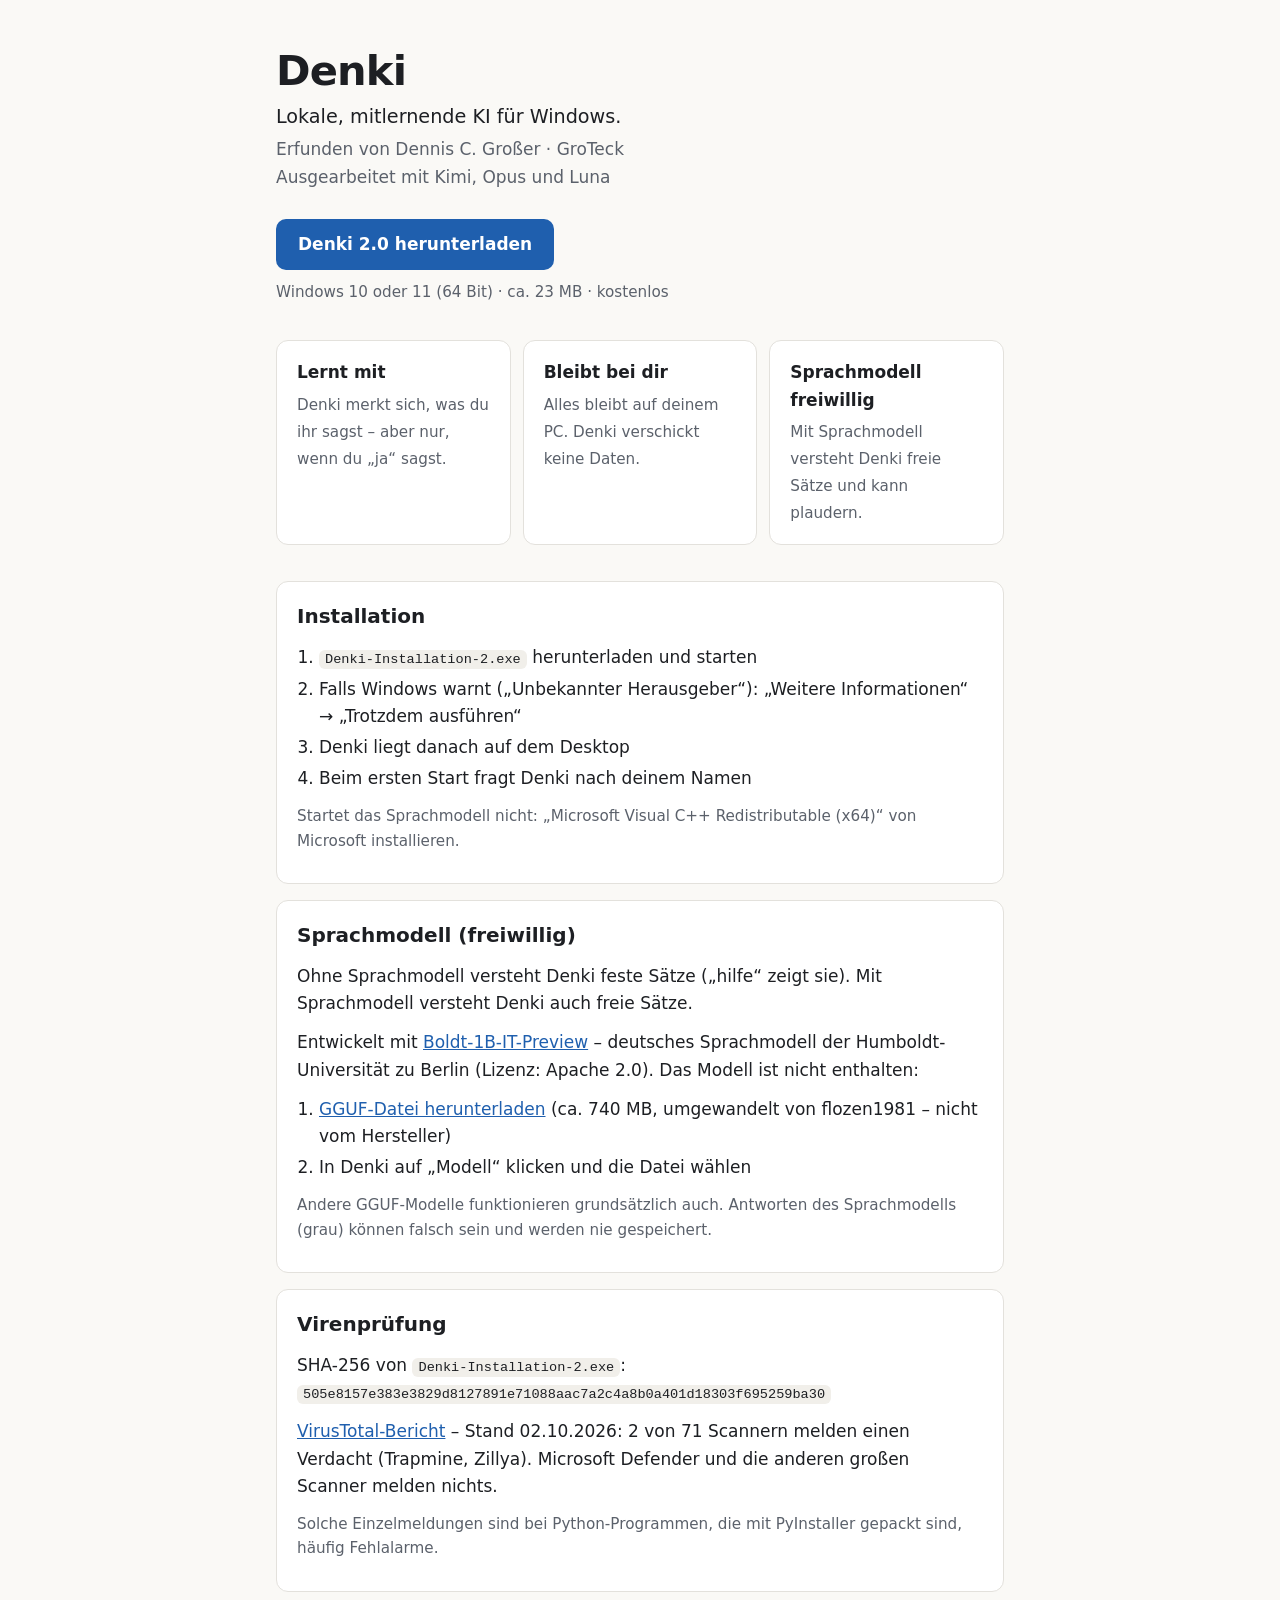
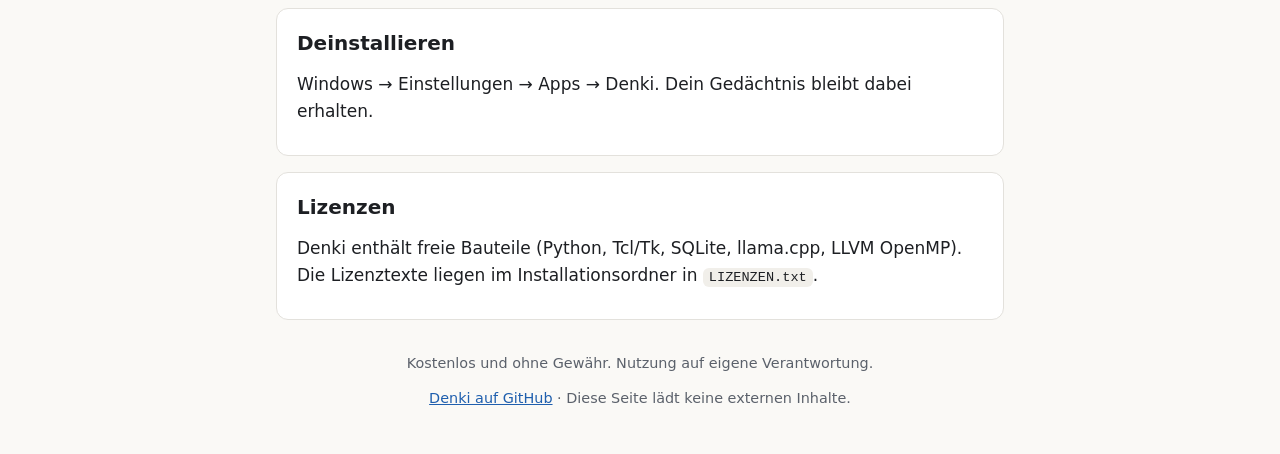
<file: huggingface-space/index.html>
<!doctype html>
<html lang="de">
<head>
<meta charset="utf-8">
<meta name="viewport" content="width=device-width, initial-scale=1">
<title>Denki – lokale KI für Windows</title>
<meta name="description" content="Denki ist eine lokale, mitlernende KI für Windows. Sie merkt sich, was du ihr sagst – aber nur, wenn du „ja“ sagst. Alles bleibt auf deinem PC.">
<style>
  :root {
    --bg: #faf9f6;
    --surface: #ffffff;
    --text: #1d1f23;
    --muted: #5b616b;
    --border: #e3e1dc;
    --accent: #1f5fae;
    --accent-text: #ffffff;
    --code-bg: #f1efea;
  }
  @media (prefers-color-scheme: dark) {
    :root {
      --bg: #15171a;
      --surface: #1d2024;
      --text: #e9eaec;
      --muted: #a2a8b1;
      --border: #30343a;
      --accent: #7fb2ff;
      --accent-text: #0f1420;
      --code-bg: #262a30;
    }
  }
  * { box-sizing: border-box; }
  body {
    margin: 0;
    background: var(--bg);
    color: var(--text);
    font: 17px/1.6 system-ui, -apple-system, "Segoe UI", Roboto, sans-serif;
  }
  main { max-width: 760px; margin: 0 auto; padding: 48px 16px 32px; }
  h1 { font-size: 2.6rem; line-height: 1.1; margin: 0 0 8px; letter-spacing: -0.02em; }
  h2 { font-size: 1.25rem; margin: 0 0 12px; }
  p { margin: 0 0 12px; }
  a { color: var(--accent); }
  .lead { font-size: 1.2rem; margin-bottom: 4px; }
  .byline { color: var(--muted); margin-bottom: 28px; }
  .cta {
    display: inline-block;
    background: var(--accent);
    color: var(--accent-text);
    text-decoration: none;
    font-weight: 600;
    padding: 12px 22px;
    border-radius: 10px;
  }
  .cta:hover { filter: brightness(1.08); }
  .cta-note { color: var(--muted); font-size: 0.95rem; margin-top: 10px; }
  .features {
    display: grid;
    grid-template-columns: repeat(auto-fit, minmax(200px, 1fr));
    gap: 12px;
    margin: 36px 0;
  }
  .card, section {
    background: var(--surface);
    border: 1px solid var(--border);
    border-radius: 12px;
    padding: 18px 20px;
  }
  .card strong { display: block; margin-bottom: 4px; }
  .card span { color: var(--muted); font-size: 0.95rem; }
  section { margin-bottom: 16px; }
  ol, ul { margin: 0 0 12px; padding-left: 22px; }
  li { margin-bottom: 4px; }
  .note { color: var(--muted); font-size: 0.95rem; }
  code {
    background: var(--code-bg);
    border-radius: 6px;
    padding: 2px 6px;
    font-size: 0.85rem;
    overflow-wrap: anywhere;
  }
  footer { color: var(--muted); font-size: 0.9rem; margin-top: 32px; text-align: center; }
</style>
</head>
<body>
<main>
  <header>
    <h1>Denki</h1>
    <p class="lead">Lokale, mitlernende KI für Windows.</p>
    <p class="byline">Erfunden von Dennis C. Großer · GroTeck<br>Ausgearbeitet mit Kimi, Opus und Luna</p>
    <a class="cta" href="https://github.com/dcgrosi/Denki-App/releases/latest">Denki 2.0 herunterladen</a>
    <p class="cta-note">Windows 10 oder 11 (64 Bit) · ca. 23 MB · kostenlos</p>
  </header>

  <div class="features">
    <div class="card"><strong>Lernt mit</strong><span>Denki merkt sich, was du ihr sagst – aber nur, wenn du „ja“ sagst.</span></div>
    <div class="card"><strong>Bleibt bei dir</strong><span>Alles bleibt auf deinem PC. Denki verschickt keine Daten.</span></div>
    <div class="card"><strong>Sprachmodell freiwillig</strong><span>Mit Sprachmodell versteht Denki freie Sätze und kann plaudern.</span></div>
  </div>

  <section>
    <h2>Installation</h2>
    <ol>
      <li><code>Denki-Installation-2.exe</code> herunterladen und starten</li>
      <li>Falls Windows warnt („Unbekannter Herausgeber“): „Weitere Informationen“ → „Trotzdem ausführen“</li>
      <li>Denki liegt danach auf dem Desktop</li>
      <li>Beim ersten Start fragt Denki nach deinem Namen</li>
    </ol>
    <p class="note">Startet das Sprachmodell nicht: „Microsoft Visual C++ Redistributable (x64)“ von Microsoft installieren.</p>
  </section>

  <section>
    <h2>Sprachmodell (freiwillig)</h2>
    <p>Ohne Sprachmodell versteht Denki feste Sätze („hilfe“ zeigt sie). Mit Sprachmodell versteht Denki auch freie Sätze.</p>
    <p>Entwickelt mit <a href="https://huggingface.co/Boldt/Boldt-1B-IT-Preview">Boldt-1B-IT-Preview</a> – deutsches Sprachmodell der Humboldt-Universität zu Berlin (Lizenz: Apache 2.0). Das Modell ist nicht enthalten:</p>
    <ol>
      <li><a href="https://huggingface.co/flozen1981/boldt-1b-it-preview-gguf/resolve/main/boldt-1b-it-preview-Q4_K_M.gguf">GGUF-Datei herunterladen</a> (ca. 740 MB, umgewandelt von flozen1981 – nicht vom Hersteller)</li>
      <li>In Denki auf „Modell“ klicken und die Datei wählen</li>
    </ol>
    <p class="note">Andere GGUF-Modelle funktionieren grundsätzlich auch. Antworten des Sprachmodells (grau) können falsch sein und werden nie gespeichert.</p>
  </section>

  <section>
    <h2>Virenprüfung</h2>
    <p>SHA-256 von <code>Denki-Installation-2.exe</code>:<br><code>505e8157e383e3829d8127891e71088aac7a2c4a8b0a401d18303f695259ba30</code></p>
    <p><a href="https://www.virustotal.com/gui/file/505e8157e383e3829d8127891e71088aac7a2c4a8b0a401d18303f695259ba30">VirusTotal-Bericht</a> – Stand 02.10.2026: 2 von 71 Scannern melden einen Verdacht (Trapmine, Zillya). Microsoft Defender und die anderen großen Scanner melden nichts.</p>
    <p class="note">Solche Einzelmeldungen sind bei Python-Programmen, die mit PyInstaller gepackt sind, häufig Fehlalarme.</p>
  </section>

  <section>
    <h2>Deinstallieren</h2>
    <p>Windows → Einstellungen → Apps → Denki. Dein Gedächtnis bleibt dabei erhalten.</p>
  </section>

  <section>
    <h2>Lizenzen</h2>
    <p>Denki enthält freie Bauteile (Python, Tcl/Tk, SQLite, llama.cpp, LLVM OpenMP). Die Lizenztexte liegen im Installationsordner in <code>LIZENZEN.txt</code>.</p>
  </section>

  <footer>
    <p>Kostenlos und ohne Gewähr. Nutzung auf eigene Verantwortung.</p>
    <p><a href="https://github.com/dcgrosi/Denki-App">Denki auf GitHub</a> · Diese Seite lädt keine externen Inhalte.</p>
  </footer>
</main>
</body>
</html>
</file>
